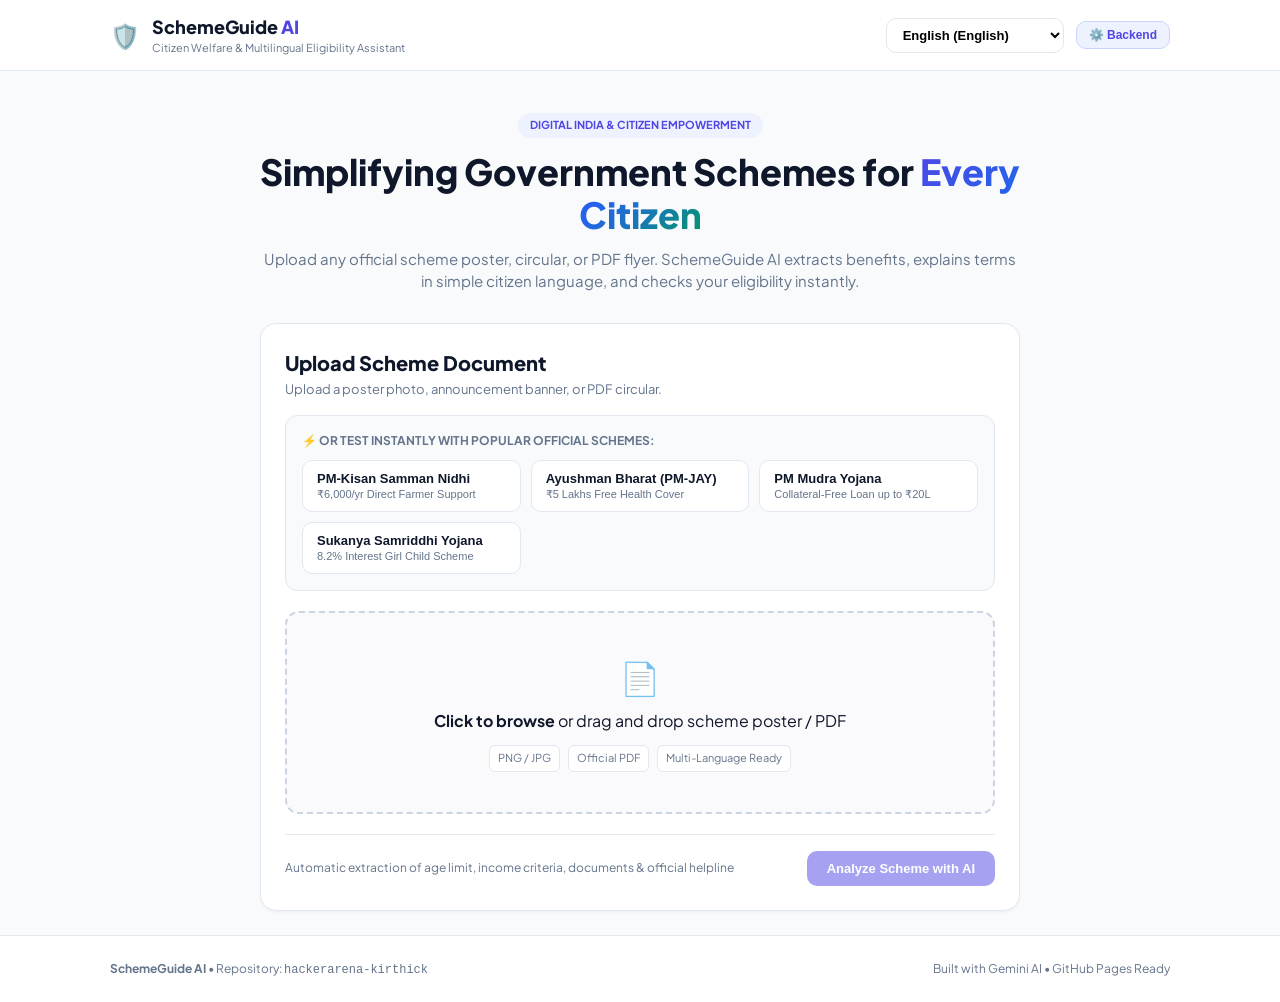
<file: index(1).html>
<!DOCTYPE html>
<html lang="en">
<head>
  <meta charset="UTF-8">
  <meta name="viewport" content="width=device-width, initial-scale=1.0">
  <title>SchemeGuide AI - Government Scheme Analyzer & Eligibility Assistant</title>
  <meta name="description" content="AI-powered government scheme analyzer. Upload any scheme poster, document, or PDF to get instant simplified breakdowns, benefits, required documents, and interactive multi-language eligibility checks.">
  <link rel="stylesheet" href="style.css">
  <link rel="preconnect" href="https://fonts.googleapis.com">
  <link rel="preconnect" href="https://fonts.gstatic.com" crossorigin>
  <link href="https://fonts.googleapis.com/css2?family=Plus+Jakarta+Sans:wght@400;500;600;700;800&family=Noto+Sans+Tamil:wght@400;600;700&family=Noto+Sans+Devanagari:wght@400;600;700&display=swap" rel="stylesheet">
</head>
<body>
  <!-- Header -->
  <header class="navbar">
    <div class="container nav-content">
      <div class="brand">
        <div class="logo-icon">🛡️</div>
        <div>
          <div class="logo-title">SchemeGuide <span class="accent">AI</span></div>
          <div class="logo-sub">Citizen Welfare &amp; Multilingual Eligibility Assistant</div>
        </div>
      </div>
      <div class="nav-actions">
        <select id="languageSelect" class="lang-picker" aria-label="Select Language">
          <option value="en">English (English)</option>
          <option value="ta">Tamil (தமிழ்)</option>
          <option value="hi">Hindi (हिन्दी)</option>
          <option value="te">Telugu (తెలుగు)</option>
          <option value="ml">Malayalam (മലയാളം)</option>
          <option value="kn">Kannada (ಕನ್ನಡ)</option>
        </select>
        <button id="backendConfigBtn" class="btn btn-secondary btn-sm" title="Configure AI Backend API Endpoint">⚙️ Backend</button>
      </div>
    </div>
  </header>

  <main class="container main-content">
    <!-- Hero Section -->
    <section class="hero-section">
      <span class="badge">Digital India &amp; Citizen Empowerment</span>
      <h1>Simplifying Government Schemes for <span class="gradient-text">Every Citizen</span></h1>
      <p class="hero-desc">Upload any official scheme poster, circular, or PDF flyer. SchemeGuide AI extracts benefits, explains terms in simple citizen language, and checks your eligibility instantly.</p>
    </section>

    <!-- Upload Section -->
    <section class="card upload-card">
      <div class="card-header-flex">
        <div>
          <h2>Upload Scheme Document</h2>
          <p class="subtext">Upload a poster photo, announcement banner, or PDF circular.</p>
        </div>
      </div>

      <!-- Quick Preset Schemes -->
      <div class="preset-box">
        <div class="preset-title">⚡ Or test instantly with popular official schemes:</div>
        <div class="preset-grid">
          <button class="preset-btn" data-preset="pm-kisan">
            <strong>PM-Kisan Samman Nidhi</strong>
            <span>₹6,000/yr Direct Farmer Support</span>
          </button>
          <button class="preset-btn" data-preset="ayushman-bharat">
            <strong>Ayushman Bharat (PM-JAY)</strong>
            <span>₹5 Lakhs Free Health Cover</span>
          </button>
          <button class="preset-btn" data-preset="mudra-yojana">
            <strong>PM Mudra Yojana</strong>
            <span>Collateral-Free Loan up to ₹20L</span>
          </button>
          <button class="preset-btn" data-preset="sukanya-samriddhi">
            <strong>Sukanya Samriddhi Yojana</strong>
            <span>8.2% Interest Girl Child Scheme</span>
          </button>
        </div>
      </div>

      <!-- Dropzone -->
      <div id="dropZone" class="dropzone">
        <input type="file" id="fileInput" accept="image/*,application/pdf" style="display:none">
        <div class="upload-icon">📄</div>
        <p><strong>Click to browse</strong> or drag and drop scheme poster / PDF</p>
        <div class="file-badges">
          <span>PNG / JPG</span>
          <span>Official PDF</span>
          <span>Multi-Language Ready</span>
        </div>
      </div>

      <!-- File preview container -->
      <div id="filePreview" class="file-preview" style="display:none">
        <div class="file-info">
          <span id="fileName" class="file-name">document.png</span>
          <span id="fileSize" class="file-size">240 KB</span>
        </div>
        <button id="removeFileBtn" class="btn btn-outline btn-sm">Remove</button>
      </div>

      <div class="action-bar">
        <span class="hint">Automatic extraction of age limit, income criteria, documents &amp; official helpline</span>
        <button id="analyzeBtn" class="btn btn-primary" disabled>Analyze Scheme with AI</button>
      </div>
    </section>

    <!-- Analysis Section (Hidden until analyzed) -->
    <div id="analysisSection" style="display:none">
      <!-- Official Verification Bar -->
      <div class="card official-card">
        <div class="official-header">
          <span class="badge badge-success">🛡️ Official Government Scheme Detected</span>
          <span id="govLevelBadge" class="badge badge-gray">Central Government</span>
        </div>
        <div class="official-grid">
          <div>
            <div class="label">Nodal Department / Ministry</div>
            <div id="dispDepartment" class="val">-</div>
          </div>
          <div>
            <div class="label">Official Portal</div>
            <div id="dispPortal" class="val">-</div>
          </div>
          <div>
            <div class="label">Toll-Free Citizen Helpline</div>
            <div id="dispHelpline" class="val">-</div>
          </div>
        </div>
      </div>

      <!-- Scheme Overview Card -->
      <section class="card">
        <div class="card-header-flex">
          <div>
            <h2 id="dispSchemeName">Scheme Name</h2>
            <div id="dispNativeName" class="native-title"></div>
          </div>
          <button id="readAloudBtn" class="btn btn-secondary btn-sm">🔊 Listen</button>
        </div>

        <div class="explanation-box">
          <div class="exp-title">✨ Simplified 1-Minute Citizen Summary</div>
          <p id="dispExplanation" class="exp-text">-</p>
        </div>

        <div class="summary-grid">
          <div class="info-tile">
            <h3>👥 Who Can Apply (Target Beneficiaries)</h3>
            <ul id="dispBeneficiaries" class="check-list"></ul>
          </div>
          <div class="info-tile">
            <h3>📋 Eligibility At A Glance</h3>
            <div class="criteria-list">
              <div><strong>Age:</strong> <span id="dispAge">-</span></div>
              <div><strong>Income Ceiling:</strong> <span id="dispIncome">-</span></div>
              <div><strong>Occupation / Role:</strong> <span id="dispOccupation">-</span></div>
            </div>
          </div>
        </div>
      </section>

      <!-- Benefits Section -->
      <section class="card">
        <h2>Scheme Benefits &amp; Financial Assistance</h2>
        <div id="dispBenefits" class="benefits-grid"></div>
      </section>

      <!-- Eligibility Checker -->
      <section class="card">
        <h2>Interactive Eligibility Checker</h2>
        <p class="subtext">Answer a few questions to see if you qualify before visiting the official portal</p>

        <form id="eligibilityForm" class="checker-form">
          <div class="form-grid">
            <div class="form-group">
              <label for="userAge">Your Age (Years) *</label>
              <input type="number" id="userAge" min="0" max="120" value="28" required>
            </div>
            <div class="form-group">
              <label for="userState">State / UT *</label>
              <select id="userState">
                <option value="All India">All India / Central Scheme</option>
                <option value="Tamil Nadu" selected>Tamil Nadu</option>
                <option value="Uttar Pradesh">Uttar Pradesh</option>
                <option value="Maharashtra">Maharashtra</option>
                <option value="Karnataka">Karnataka</option>
                <option value="Kerala">Kerala</option>
                <option value="Andhra Pradesh">Andhra Pradesh</option>
                <option value="Telangana">Telangana</option>
                <option value="West Bengal">West Bengal</option>
                <option value="Delhi">Delhi</option>
              </select>
            </div>
            <div class="form-group">
              <label for="userOccupation">Occupation / Current Role *</label>
              <select id="userOccupation">
                <option value="Farmer / Agricultural Worker">Farmer / Agricultural Worker</option>
                <option value="Small Business Owner / MSME">Small Business Owner / MSME</option>
                <option value="Daily Wage / Informal Worker">Daily Wage / Informal Worker</option>
                <option value="Student / Youth">Student / Youth</option>
                <option value="Homemaker">Homemaker</option>
                <option value="Salaried Employee">Salaried Employee</option>
              </select>
            </div>
            <div class="form-group">
              <label for="userIncome">Annual Family Income (₹)</label>
              <input type="number" id="userIncome" value="180000">
            </div>
          </div>

          <button type="submit" class="btn btn-primary" style="margin-top:16px;">Check My Eligibility</button>
        </form>

        <!-- Eligibility Result Box -->
        <div id="eligibilityResultBox" class="result-box" style="display:none">
          <div id="verdictBadge" class="verdict-tag">Likely Eligible</div>
          <h3 id="verdictTitle">Evaluation Title</h3>
          <p id="verdictSummary" class="verdict-text">-</p>
          <div class="disclaimer-banner">
            <strong>Official Authority Disclaimer:</strong>
            Final eligibility, biometric authentication, and financial disbursements are determined exclusively by authorized government nodal officers.
          </div>
        </div>
      </section>

      <!-- Required Documents -->
      <section class="card">
        <div class="card-header-flex">
          <div>
            <h2>Required Documents Checklist</h2>
            <p class="subtext">Check off each document before applying</p>
          </div>
          <button id="printBtn" class="btn btn-outline btn-sm">🖨️ Print Checklist</button>
        </div>
        <div id="dispDocuments" class="documents-grid"></div>
      </section>

      <!-- Application Process Steps -->
      <section class="card">
        <h2>How to Apply (Step-by-Step)</h2>
        <div id="dispSteps" class="steps-timeline"></div>
      </section>
    </div>
  </main>

  <!-- Backend Endpoint Settings Modal -->
  <div id="backendModal" class="modal-backdrop" style="display:none">
    <div class="modal-dialog">
      <div class="modal-header">
        <h3>Backend API Configuration</h3>
        <button id="closeBackendModal" class="modal-close">×</button>
      </div>
      <div class="modal-body">
        <p class="modal-desc">
          When deployed to GitHub Pages (<code>https://YOUR-GITHUB-USERNAME.github.io/hackerarena-kirthick/</code>), 
          enter your hosted AI backend API endpoint (e.g., Render, Railway, or Google AI Studio preview URL).
        </p>
        <div class="form-group">
          <label for="customBackendInput">Backend API URL:</label>
          <input type="url" id="customBackendInput" placeholder="https://your-backend.onrender.com" class="input-full">
        </div>
        <button id="saveBackendUrlBtn" class="btn btn-primary" style="width:100%;margin-top:12px">Save Backend URL</button>
      </div>
    </div>
  </div>

  <footer class="footer">
    <div class="container footer-content">
      <div>
        <strong>SchemeGuide AI</strong> • Repository: <code>hackerarena-kirthick</code>
      </div>
      <div>
        Built with Gemini AI • GitHub Pages Ready
      </div>
    </div>
  </footer>

  <script src="script.js"></script>
</body>
</html>
</file>
<file: style.css>
:root {
  --primary: #4f46e5;
  --primary-hover: #4338ca;
  --bg: #f8fafc;
  --card-bg: #ffffff;
  --text: #0f172a;
  --text-muted: #64748b;
  --border: #e2e8f0;
  --success: #16a34a;
  --warning: #d97706;
  --danger: #dc2626;
  --radius: 16px;
}

* {
  box-sizing: border-box;
  margin: 0;
  padding: 0;
}

body {
  font-family: 'Plus Jakarta Sans', -apple-system, BlinkMacSystemFont, 'Segoe UI', Roboto, sans-serif;
  background-color: var(--bg);
  color: var(--text);
  line-height: 1.5;
  min-height: 100vh;
  display: flex;
  flex-direction: column;
}

.container {
  max-width: 1100px;
  margin: 0 auto;
  padding: 0 20px;
}

/* Navbar */
.navbar {
  background: rgba(255, 255, 255, 0.95);
  backdrop-filter: blur(10px);
  border-bottom: 1px solid var(--border);
  position: sticky;
  top: 0;
  z-index: 100;
}

.nav-content {
  display: flex;
  justify-content: space-between;
  align-items: center;
  height: 70px;
}

.brand {
  display: flex;
  align-items: center;
  gap: 12px;
}

.logo-icon {
  font-size: 24px;
}

.logo-title {
  font-size: 18px;
  font-weight: 800;
}

.logo-title .accent {
  color: var(--primary);
}

.logo-sub {
  font-size: 11px;
  color: var(--text-muted);
}

.nav-actions {
  display: flex;
  align-items: center;
  gap: 12px;
}

.lang-picker {
  padding: 8px 12px;
  border-radius: 10px;
  border: 1px solid var(--border);
  background: white;
  font-size: 13px;
  font-weight: 600;
  cursor: pointer;
}

/* Hero */
.hero-section {
  text-align: center;
  margin: 40px auto 30px;
  max-width: 760px;
}

.badge {
  display: inline-block;
  padding: 4px 12px;
  background: #eef2ff;
  color: var(--primary);
  border-radius: 999px;
  font-size: 11px;
  font-weight: 700;
  text-transform: uppercase;
  margin-bottom: 12px;
}

.badge-success { background: #dcfce7; color: #15803d; }
.badge-gray { background: #f1f5f9; color: #475569; }

h1 {
  font-size: 36px;
  font-weight: 800;
  line-height: 1.2;
}

.gradient-text {
  background: linear-gradient(135deg, #4f46e5, #2563eb, #059669);
  -webkit-background-clip: text;
  -webkit-text-fill-color: transparent;
}

.hero-desc {
  font-size: 15px;
  color: var(--text-muted);
  margin-top: 12px;
}

/* Cards */
.card {
  background: var(--card-bg);
  border: 1px solid var(--border);
  border-radius: var(--radius);
  padding: 24px;
  margin-bottom: 24px;
  box-shadow: 0 1px 3px rgba(0, 0, 0, 0.05);
}

.card-header-flex {
  display: flex;
  justify-content: space-between;
  align-items: flex-start;
  margin-bottom: 16px;
}

h2 {
  font-size: 20px;
  font-weight: 800;
}

.subtext {
  font-size: 13px;
  color: var(--text-muted);
  margin-top: 2px;
}

/* Presets */
.preset-box {
  background: #f8fafc;
  border: 1px solid var(--border);
  border-radius: 12px;
  padding: 16px;
  margin-bottom: 20px;
}

.preset-title {
  font-size: 12px;
  font-weight: 700;
  color: var(--text-muted);
  margin-bottom: 10px;
  text-transform: uppercase;
}

.preset-grid {
  display: grid;
  grid-template-columns: repeat(auto-fit, minmax(200px, 1fr));
  gap: 10px;
}

.preset-btn {
  background: white;
  border: 1px solid var(--border);
  border-radius: 10px;
  padding: 10px 14px;
  text-align: left;
  cursor: pointer;
  transition: all 0.2s;
}

.preset-btn:hover {
  border-color: var(--primary);
  box-shadow: 0 2px 6px rgba(79, 70, 229, 0.1);
}

.preset-btn strong {
  display: block;
  font-size: 13px;
  color: var(--text);
}

.preset-btn span {
  font-size: 11px;
  color: var(--text-muted);
}

/* Dropzone */
.dropzone {
  border: 2px dashed #cbd5e1;
  border-radius: 14px;
  padding: 40px 20px;
  text-align: center;
  cursor: pointer;
  background: #fafafc;
  transition: all 0.2s;
}

.dropzone:hover {
  border-color: var(--primary);
  background: #f5f7ff;
}

.upload-icon {
  font-size: 32px;
  margin-bottom: 8px;
}

.file-badges {
  margin-top: 12px;
  display: flex;
  justify-content: center;
  gap: 8px;
}

.file-badges span {
  background: white;
  border: 1px solid var(--border);
  padding: 4px 8px;
  border-radius: 6px;
  font-size: 11px;
  color: var(--text-muted);
}

/* File Preview */
.file-preview {
  display: flex;
  justify-content: space-between;
  align-items: center;
  padding: 12px 16px;
  background: #f1f5f9;
  border-radius: 10px;
  margin-top: 14px;
}

.file-name {
  font-weight: 700;
  font-size: 13px;
}

.file-size {
  font-size: 12px;
  color: var(--text-muted);
  margin-left: 8px;
}

/* Buttons */
.btn {
  padding: 10px 20px;
  border-radius: 10px;
  font-size: 13px;
  font-weight: 700;
  cursor: pointer;
  border: none;
  transition: all 0.2s;
}

.btn:disabled {
  opacity: 0.5;
  cursor: not-allowed;
}

.btn-primary {
  background: var(--primary);
  color: white;
}

.btn-primary:hover:not(:disabled) {
  background: var(--primary-hover);
}

.btn-secondary {
  background: #eef2ff;
  color: var(--primary);
  border: 1px solid #c7d2fe;
}

.btn-outline {
  background: white;
  border: 1px solid var(--border);
  color: var(--text);
}

.btn-sm {
  padding: 6px 12px;
  font-size: 12px;
}

.action-bar {
  display: flex;
  justify-content: space-between;
  align-items: center;
  margin-top: 20px;
  padding-top: 16px;
  border-top: 1px solid var(--border);
}

.hint {
  font-size: 12px;
  color: var(--text-muted);
}

/* Official Bar */
.official-header {
  display: flex;
  justify-content: space-between;
  border-bottom: 1px solid var(--border);
  padding-bottom: 12px;
  margin-bottom: 12px;
}

.official-grid {
  display: grid;
  grid-template-columns: repeat(auto-fit, minmax(200px, 1fr));
  gap: 16px;
}

.official-grid .label {
  font-size: 11px;
  text-transform: uppercase;
  color: var(--text-muted);
  font-weight: 700;
}

.official-grid .val {
  font-size: 14px;
  font-weight: 700;
}

/* Explanation Box */
.explanation-box {
  background: #f0fdf4;
  border: 1px solid #bbf7d0;
  border-radius: 12px;
  padding: 18px;
  margin: 16px 0;
}

.exp-title {
  font-size: 12px;
  font-weight: 800;
  color: #166534;
  margin-bottom: 6px;
  text-transform: uppercase;
}

.exp-text {
  font-size: 15px;
  color: #14532d;
  line-height: 1.6;
}

/* Summary Grid */
.summary-grid {
  display: grid;
  grid-template-columns: 1fr 1fr;
  gap: 20px;
  margin-top: 20px;
}

.info-tile {
  background: #f8fafc;
  border: 1px solid var(--border);
  border-radius: 12px;
  padding: 16px;
}

.info-tile h3 {
  font-size: 14px;
  font-weight: 700;
  margin-bottom: 10px;
}

.check-list li {
  font-size: 13px;
  list-style: none;
  padding-left: 18px;
  position: relative;
  margin-bottom: 6px;
}

.check-list li::before {
  content: '✓';
  position: absolute;
  left: 0;
  color: var(--success);
  font-weight: bold;
}

.criteria-list div {
  font-size: 13px;
  margin-bottom: 8px;
}

/* Benefits Grid */
.benefits-grid {
  display: grid;
  grid-template-columns: repeat(auto-fit, minmax(240px, 1fr));
  gap: 16px;
  margin-top: 16px;
}

.benefit-card {
  border: 1px solid var(--border);
  border-radius: 12px;
  padding: 16px;
  background: #fafafc;
}

.benefit-card h4 {
  font-size: 14px;
  font-weight: 700;
  margin-bottom: 4px;
}

.benefit-card p {
  font-size: 13px;
  color: var(--text-muted);
}

/* Checker Form */
.checker-form {
  margin-top: 16px;
}

.form-grid {
  display: grid;
  grid-template-columns: repeat(auto-fit, minmax(200px, 1fr));
  gap: 16px;
}

.form-group label {
  display: block;
  font-size: 12px;
  font-weight: 700;
  margin-bottom: 6px;
  text-transform: uppercase;
}

.form-group input,
.form-group select {
  width: 100%;
  padding: 10px 12px;
  border: 1px solid var(--border);
  border-radius: 8px;
  font-size: 13px;
}

.result-box {
  margin-top: 20px;
  padding: 20px;
  border-radius: 14px;
  background: #f0fdf4;
  border: 1px solid #86efac;
}

.verdict-tag {
  display: inline-block;
  padding: 4px 10px;
  border-radius: 999px;
  font-size: 11px;
  font-weight: 800;
  text-transform: uppercase;
  background: #bbf7d0;
  color: #14532d;
  margin-bottom: 8px;
}

.disclaimer-banner {
  margin-top: 14px;
  padding: 10px 14px;
  background: #0f172a;
  color: #e2e8f0;
  border-radius: 8px;
  font-size: 11px;
  line-height: 1.4;
}

/* Documents */
.documents-grid {
  display: grid;
  grid-template-columns: repeat(auto-fit, minmax(240px, 1fr));
  gap: 12px;
  margin-top: 16px;
}

.doc-item {
  border: 1px solid var(--border);
  border-radius: 10px;
  padding: 12px;
  display: flex;
  gap: 10px;
  align-items: flex-start;
  background: #f8fafc;
}

.doc-item input {
  margin-top: 3px;
}

.doc-name {
  font-size: 13px;
  font-weight: 700;
}

.doc-purpose {
  font-size: 11px;
  color: var(--text-muted);
}

/* Steps Timeline */
.steps-timeline {
  margin-top: 16px;
  border-left: 2px solid #e0e7ff;
  padding-left: 20px;
  display: flex;
  flex-direction: column;
  gap: 16px;
}

.step-card {
  position: relative;
  background: #f8fafc;
  border: 1px solid var(--border);
  border-radius: 12px;
  padding: 14px;
}

.step-card::before {
  content: '';
  position: absolute;
  left: -27px;
  top: 16px;
  width: 12px;
  height: 12px;
  border-radius: 50%;
  background: var(--primary);
}

.step-card h4 {
  font-size: 14px;
  font-weight: 700;
  margin-bottom: 4px;
}

.step-card p {
  font-size: 12px;
  color: var(--text-muted);
}

/* Modal */
.modal-backdrop {
  position: fixed;
  inset: 0;
  background: rgba(15, 23, 42, 0.6);
  display: flex;
  align-items: center;
  justify-content: center;
  z-index: 200;
  padding: 20px;
}

.modal-dialog {
  background: white;
  border-radius: 16px;
  max-width: 500px;
  width: 100%;
  padding: 24px;
}

.modal-header {
  display: flex;
  justify-content: space-between;
  align-items: center;
  margin-bottom: 12px;
}

.modal-close {
  background: none;
  border: none;
  font-size: 24px;
  cursor: pointer;
}

.modal-desc {
  font-size: 13px;
  color: var(--text-muted);
  margin-bottom: 16px;
}

.input-full {
  width: 100%;
  padding: 10px 12px;
  border: 1px solid var(--border);
  border-radius: 8px;
  font-size: 13px;
}

/* Footer */
.footer {
  margin-top: auto;
  border-top: 1px solid var(--border);
  background: white;
  padding: 24px 0;
  font-size: 12px;
  color: var(--text-muted);
}

.footer-content {
  display: flex;
  justify-content: space-between;
  align-items: center;
}

@media (max-width: 768px) {
  .summary-grid {
    grid-template-columns: 1fr;
  }
  .footer-content {
    flex-direction: column;
    gap: 8px;
    text-align: center;
  }
}
</file>
